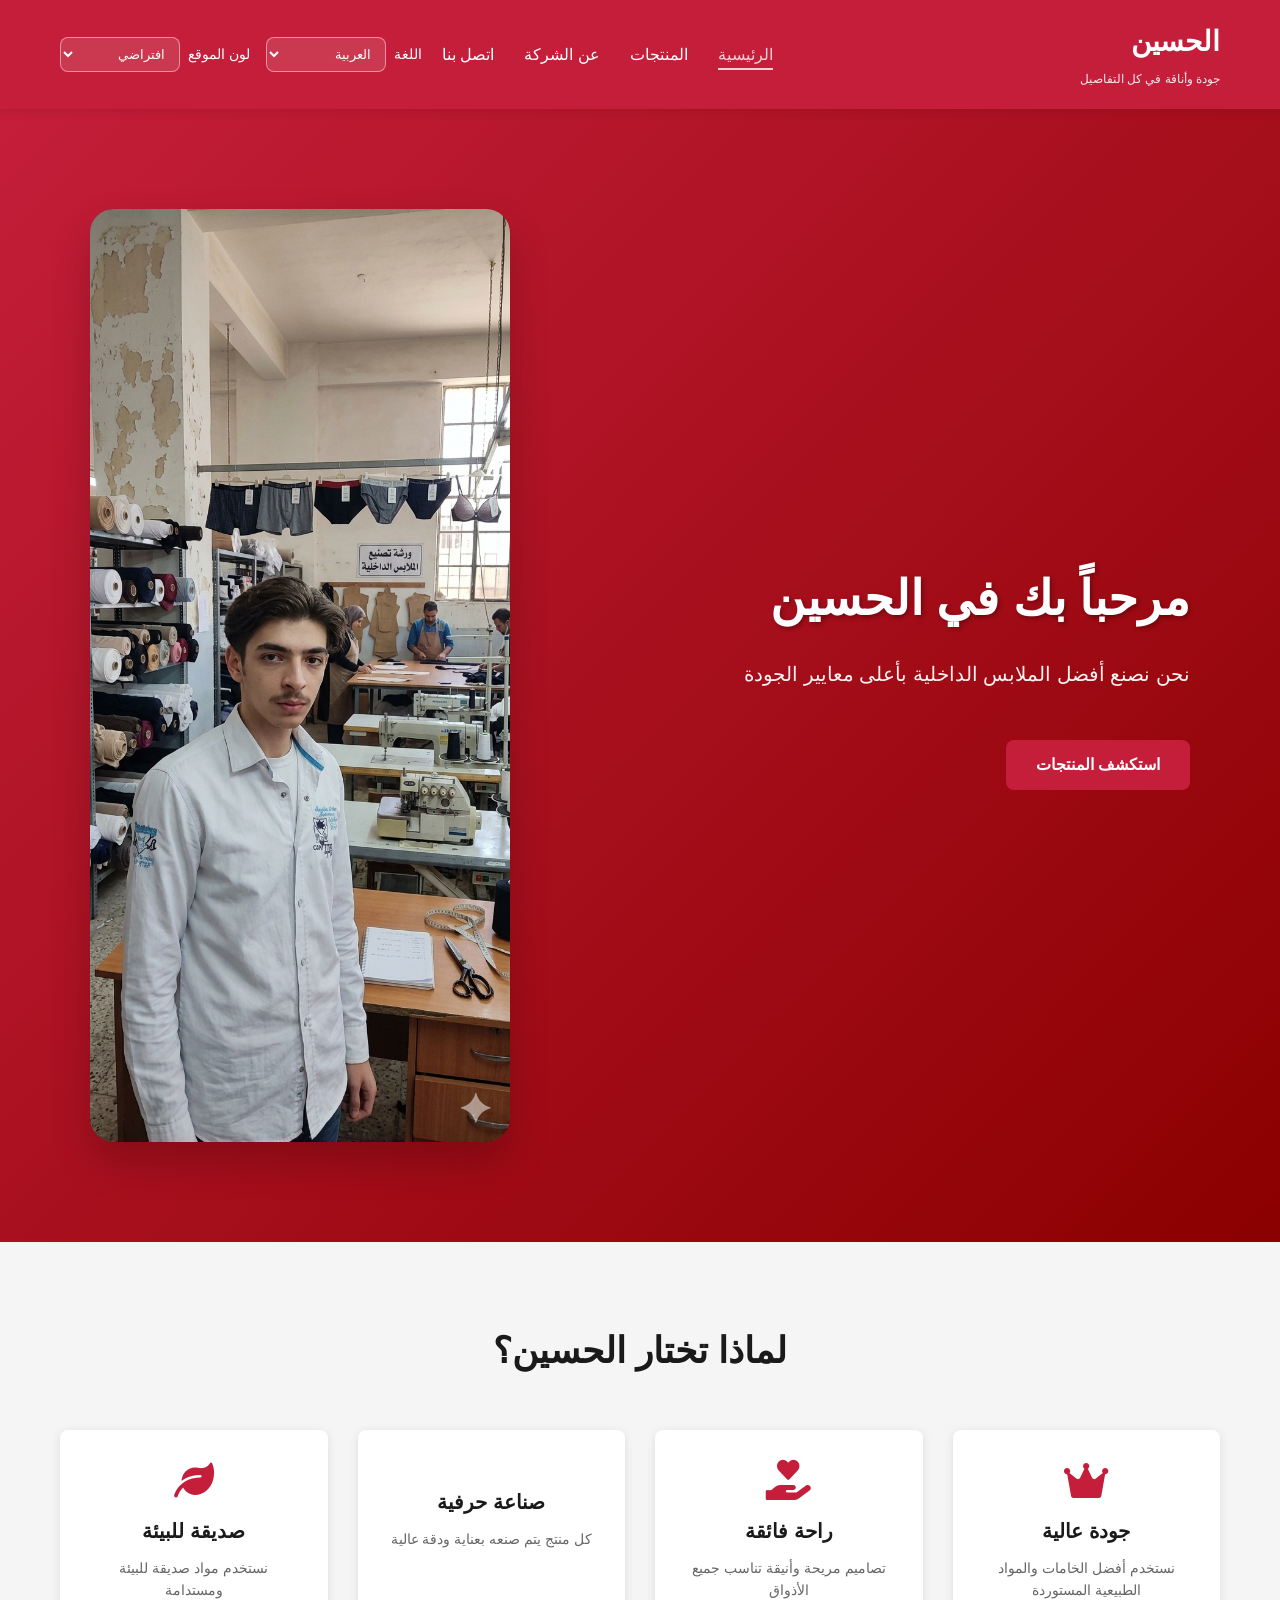
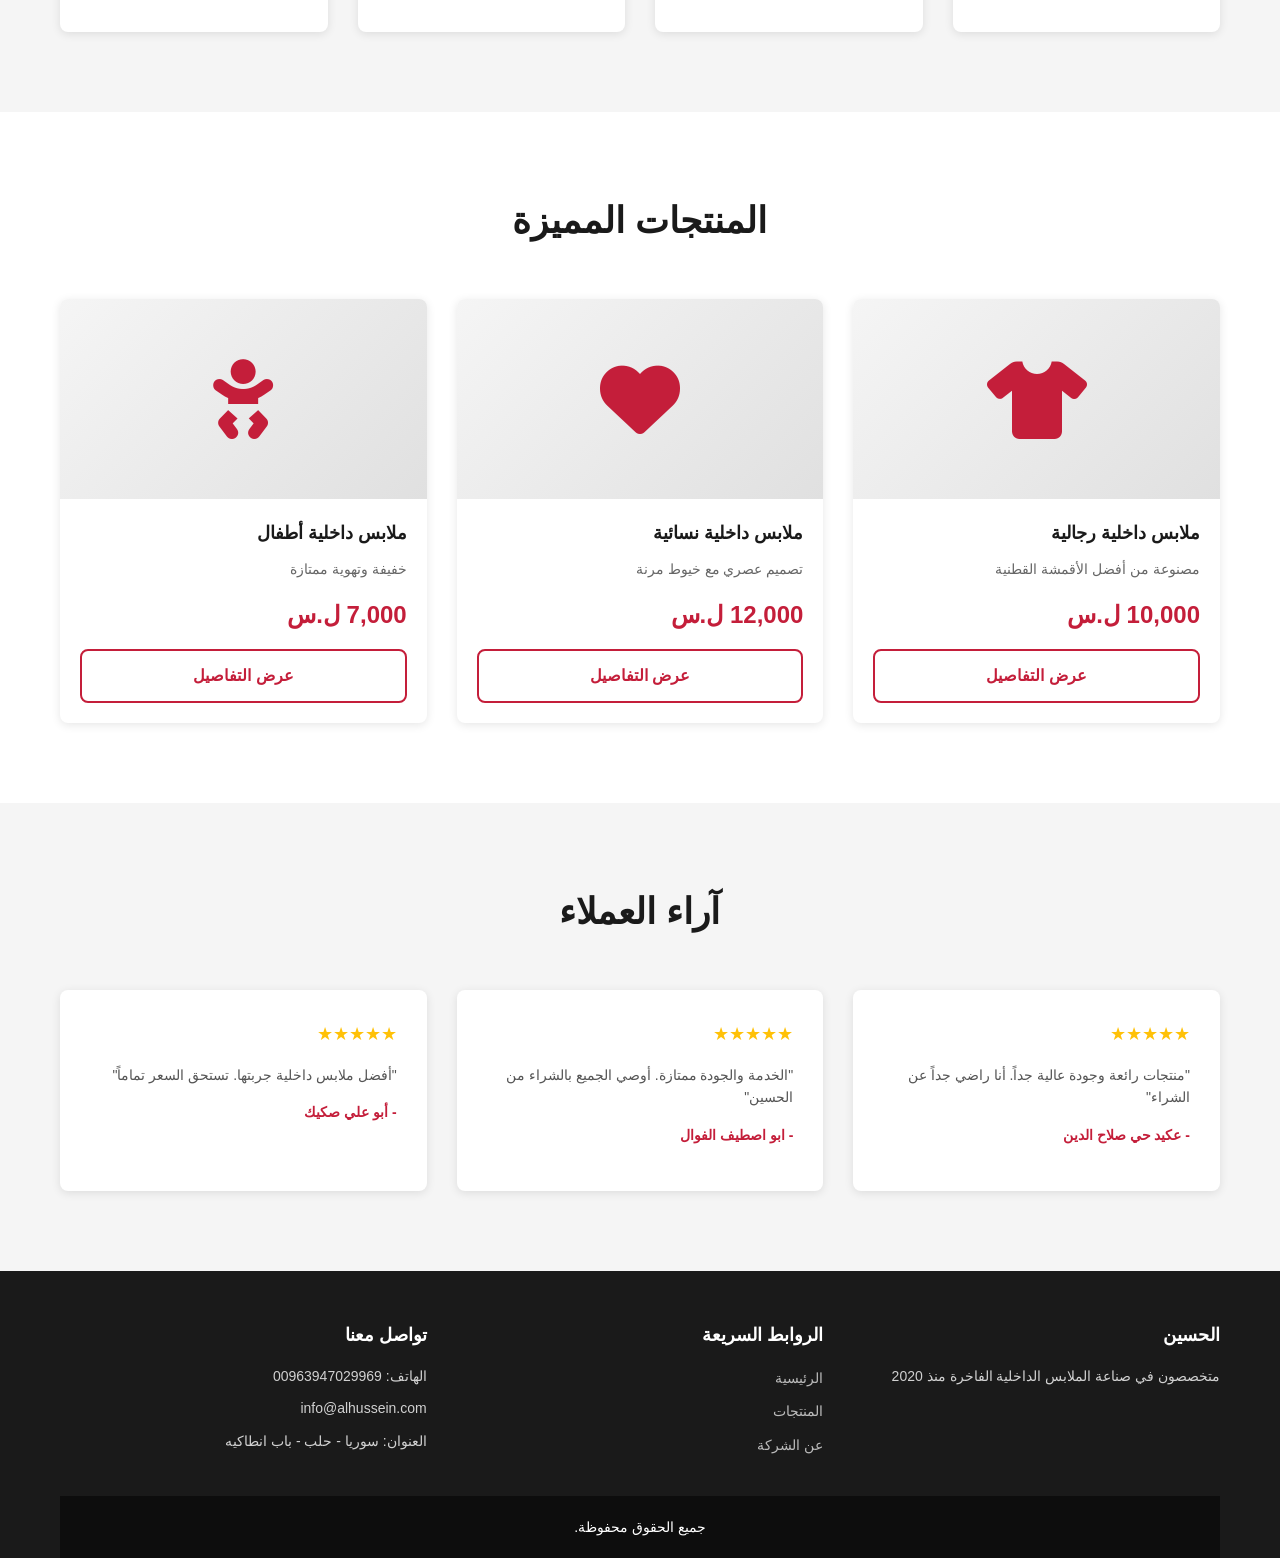
<file: index.html>
<!DOCTYPE html>
<html lang="ar" dir="rtl">
<head>
    <meta charset="UTF-8">
    <meta name="viewport" content="width=device-width, initial-scale=1.0">
    <title data-i18n-title="pageTitleHome">الحسين - صناعة الملابس الداخلية الفاخرة</title>
    <link rel="stylesheet" href="css/style.css">
    <link rel="stylesheet" href="https://cdnjs.cloudflare.com/ajax/libs/font-awesome/6.0.0/css/all.min.css">
</head>
<body>
    <!-- Navigation Bar -->
    <nav class="navbar">
        <div class="container">
            <div class="logo">
                <h1 data-i18n="brandName">الحسين</h1>
                <p class="tagline" data-i18n="brandTagline">جودة وأناقة في كل التفاصيل</p>
            </div>
            <div class="nav-actions">
                <ul class="nav-links">
                    <li><a href="index.html" class="active" data-i18n="homeText">الرئيسية</a></li>
                    <li><a href="products.html" data-i18n="productsText">المنتجات</a></li>
                    <li><a href="about.html" data-i18n="aboutText">عن الشركة</a></li>
                    <li><a href="contact.html" data-i18n="contactText">اتصل بنا</a></li>
                </ul>
                <div class="settings-panel">
                    <div class="setting">
                        <label for="language-switcher" data-i18n="languageLabel">اللغة</label>
                        <select id="language-switcher">
                            <option value="ar" data-i18n="langAr">العربية</option>
                            <option value="en" data-i18n="langEn">English</option>
                        </select>
                    </div>
                    <div class="setting">
                        <label for="theme-switcher" data-i18n="themeLabel">لون الموقع</label>
                        <select id="theme-switcher">
                            <option value="default" data-i18n="defaultTheme">افتراضي</option>
                            <option value="blue" data-i18n="blueTheme">أزرق</option>
                            <option value="green" data-i18n="greenTheme">أخضر</option>
                            <option value="warm" data-i18n="warmTheme">دافئ</option>
                        </select>
                    </div>
                </div>
            </div>
        </div>
    </nav>

    <!-- Hero Section -->
    <section class="hero">
        <div class="hero-content">
            <div class="hero-text">
                <h2 data-i18n="heroHeading">مرحباً بك في الحسين</h2>
                <p data-i18n="heroText">نحن نصنع أفضل الملابس الداخلية بأعلى معايير الجودة</p>
                <a href="products.html" class="btn btn-primary" data-i18n="heroButton">استكشف المنتجات</a>
            </div>
            <div class="hero-image-wrapper">
                <img src="images/1779099041218.png" alt="الحسين" class="hero-image">
            </div>
        </div>
    </section>

    <!-- Features Section -->
    <section class="features">
        <div class="container">
            <h2 data-i18n="featuresTitle">لماذا تختار الحسين؟</h2>
            <div class="features-grid">
                <div class="feature-card">
                    <i class="fas fa-crown"></i>
                    <h3 data-i18n="feature1Title">جودة عالية</h3>
                    <p data-i18n="feature1Text">نستخدم أفضل الخامات والمواد الطبيعية المستوردة</p>
                </div>
                <div class="feature-card">
                    <i class="fas fa-hand-holding-heart"></i>
                    <h3 data-i18n="feature2Title">راحة فائقة</h3>
                    <p data-i18n="feature2Text">تصاميم مريحة وأنيقة تناسب جميع الأذواق</p>
                </div>
                <div class="feature-card">
                    <i class="fas fa-factory"></i>
                    <h3 data-i18n="feature3Title">صناعة حرفية</h3>
                    <p data-i18n="feature3Text">كل منتج يتم صنعه بعناية ودقة عالية</p>
                </div>
                <div class="feature-card">
                    <i class="fas fa-leaf"></i>
                    <h3 data-i18n="feature4Title">صديقة للبيئة</h3>
                    <p data-i18n="feature4Text">نستخدم مواد صديقة للبيئة ومستدامة</p>
                </div>
            </div>
        </div>
    </section>

    <!-- Featured Products -->
    <section class="featured-products">
        <div class="container">
            <h2 data-i18n="featuredProductsTitle">المنتجات المميزة</h2>
            <div class="products-grid">
                <div class="product-card">
                    <div class="product-image">
                        <i class="fas fa-shirt"></i>
                    </div>
                    <h3 data-i18n="productCardTitleMen">ملابس داخلية رجالية</h3>
                    <p data-i18n="productDetailsClassic">مصنوعة من أفضل الأقمشة القطنية</p>
                    <div class="price">10,000 ل.س</div>
                    <a href="products.html" class="btn btn-secondary" data-i18n="detailsButton">عرض التفاصيل</a>
                </div>
                <div class="product-card">
                    <div class="product-image">
                        <i class="fas fa-heart"></i>
                    </div>
                    <h3 data-i18n="productCardTitleWomen">ملابس داخلية نسائية</h3>
                    <p data-i18n="productDetailsLuxury">تصاميم فاخرة مع الراحة القصوى</p>
                    <div class="price">12,000 ل.س</div>
                    <a href="products.html" class="btn btn-secondary" data-i18n="detailsButton">عرض التفاصيل</a>
                </div>
                <div class="product-card">
                    <div class="product-image">
                        <i class="fas fa-baby"></i>
                    </div>
                    <h3 data-i18n="productCardTitleKids">ملابس داخلية أطفال</h3>
                    <p data-i18n="productDetailsSport">آمنة وناعمة ومريحة للصغار</p>
                    <div class="price">7,000 ل.س</div>
                    <a href="products.html" class="btn btn-secondary" data-i18n="detailsButton">عرض التفاصيل</a>
                </div>
            </div>
        </div>
    </section>



    <!-- Testimonials -->
    <section class="testimonials">
        <div class="container">
            <h2 data-i18n="testimonialsTitle">آراء العملاء</h2>
            <div class="testimonials-grid">
                <div class="testimonial-card">
                    <div class="stars">★★★★★</div>
                    <p data-i18n="testimonialText1">"منتجات رائعة وجودة عالية جداً. أنا راضي جداً عن الشراء"</p>
                    <p class="author" data-i18n="testimonialAuthor1">- عكيد حي صلاح الدين</p>
                </div>
                <div class="testimonial-card">
                    <div class="stars">★★★★★</div>
                    <p data-i18n="testimonialText2">"الخدمة والجودة ممتازة. أوصي الجميع بالشراء من الحسين"</p>
                    <p class="author" data-i18n="testimonialAuthor2">- ابو اصطيف الفوال</p>
                </div>
                <div class="testimonial-card">
                    <div class="stars">★★★★★</div>
                    <p data-i18n="testimonialText3">"أفضل ملابس داخلية جربتها. تستحق السعر تماماً"</p>
                    <p class="author" data-i18n="testimonialAuthor3">- أبو علي صكيك</p>
                </div>
            </div>
        </div>
    </section>

    <!-- Footer -->
    <footer class="footer">
        <div class="container">
            <div class="footer-content">
                <div class="footer-section">
                    <h4 data-i18n="footerTitleBrand">الحسين</h4>
                    <p data-i18n="footerBrandText">متخصصون في صناعة الملابس الداخلية الفاخرة منذ 2020</p>
                </div>
                <div class="footer-section">
                    <h4 data-i18n="footerLinksTitle">الروابط السريعة</h4>
                    <ul>
                        <li><a href="index.html" data-i18n="homeText">الرئيسية</a></li>
                        <li><a href="products.html" data-i18n="productsText">المنتجات</a></li>
                        <li><a href="about.html" data-i18n="aboutText">عن الشركة</a></li>
                    </ul>
                </div>
                <div class="footer-section">
                    <h4 data-i18n="footerContactTitle">تواصل معنا</h4>
                    <p data-i18n="contactPhoneLine1">الهاتف: 00963947029969</p>
                    <p data-i18n="contactEmailLine1">البريد: info@alhussein.com</p>
                    <p data-i18n="contactAddressLine1">العنوان: سوريا - حلب - باب انطاكيه</p>
                </div>
            </div>
            <div class="footer-bottom">
                <p data-i18n="footerCopy">&copy; 2026 الحسين. جميع الحقوق محفوظة.</p>
            </div>
        </div>
    </footer>

    <script src="js/main.js"></script>
</body>
</html>
</file>
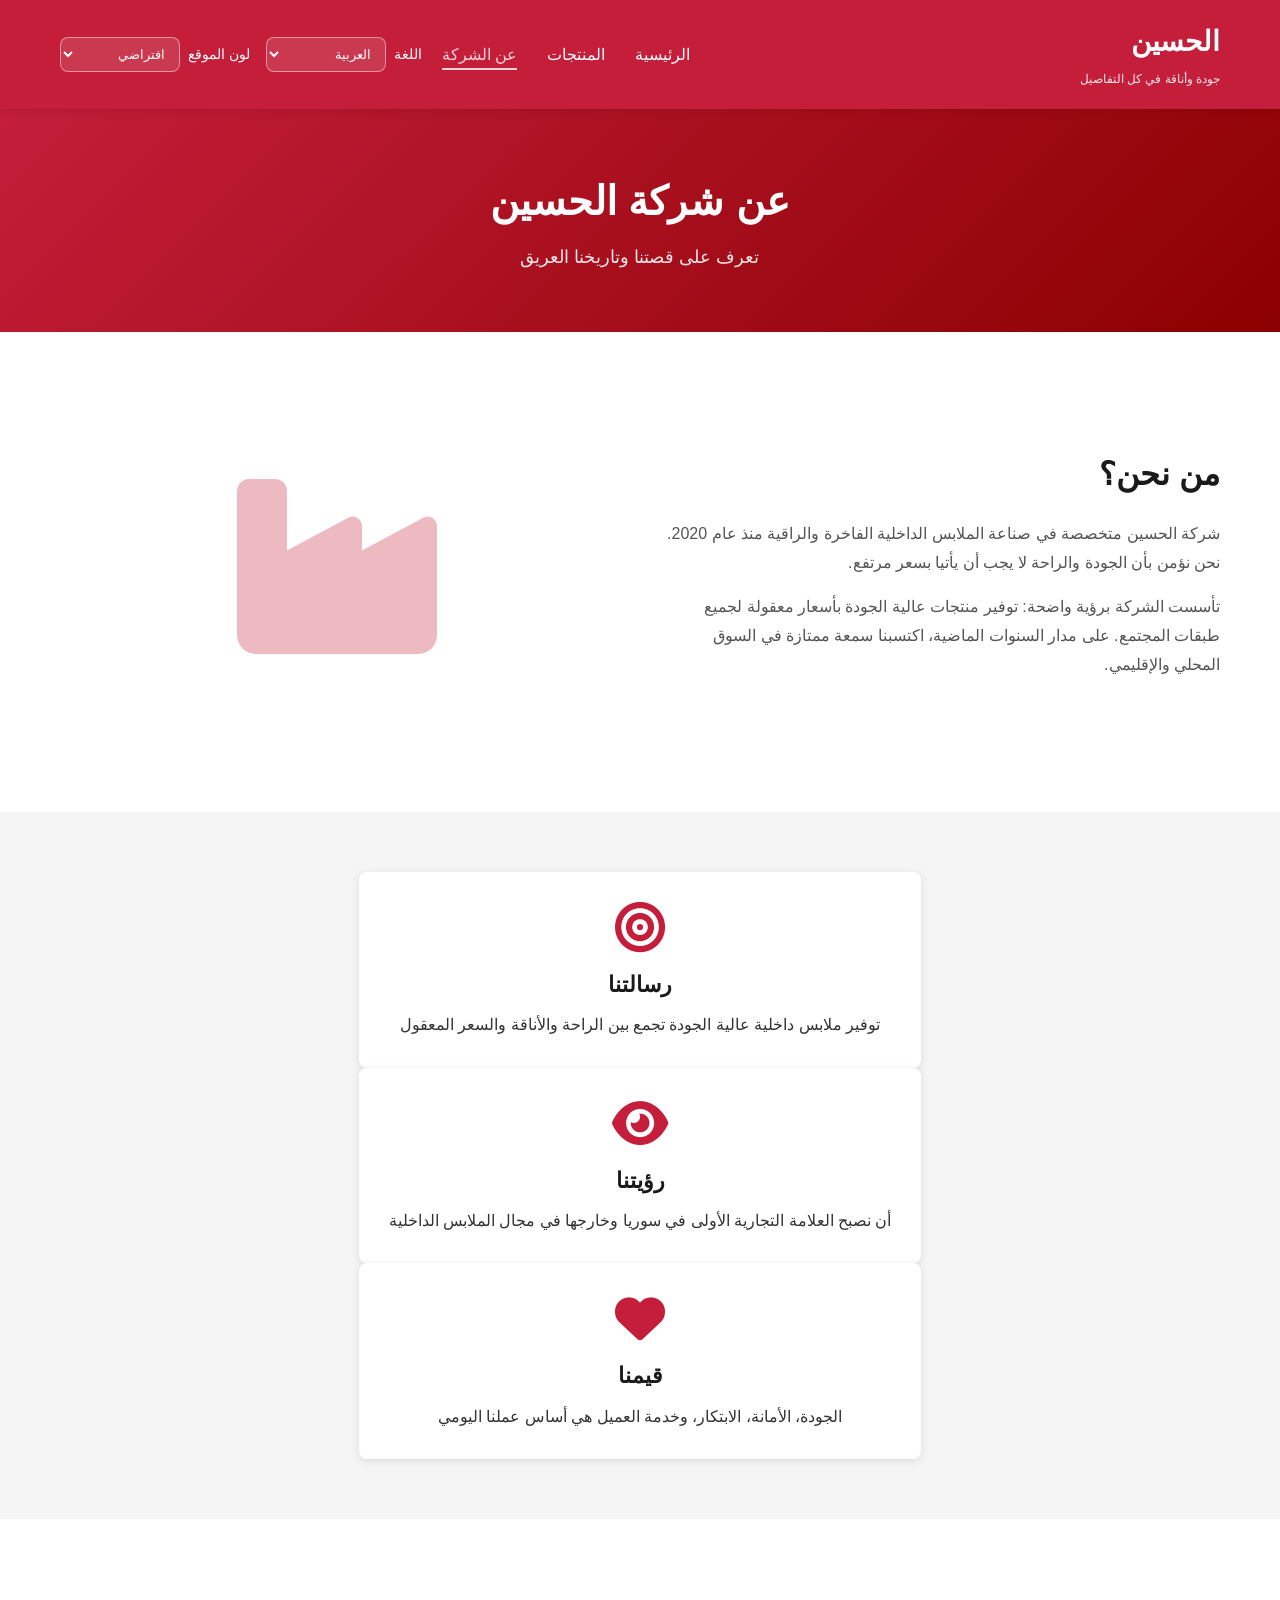
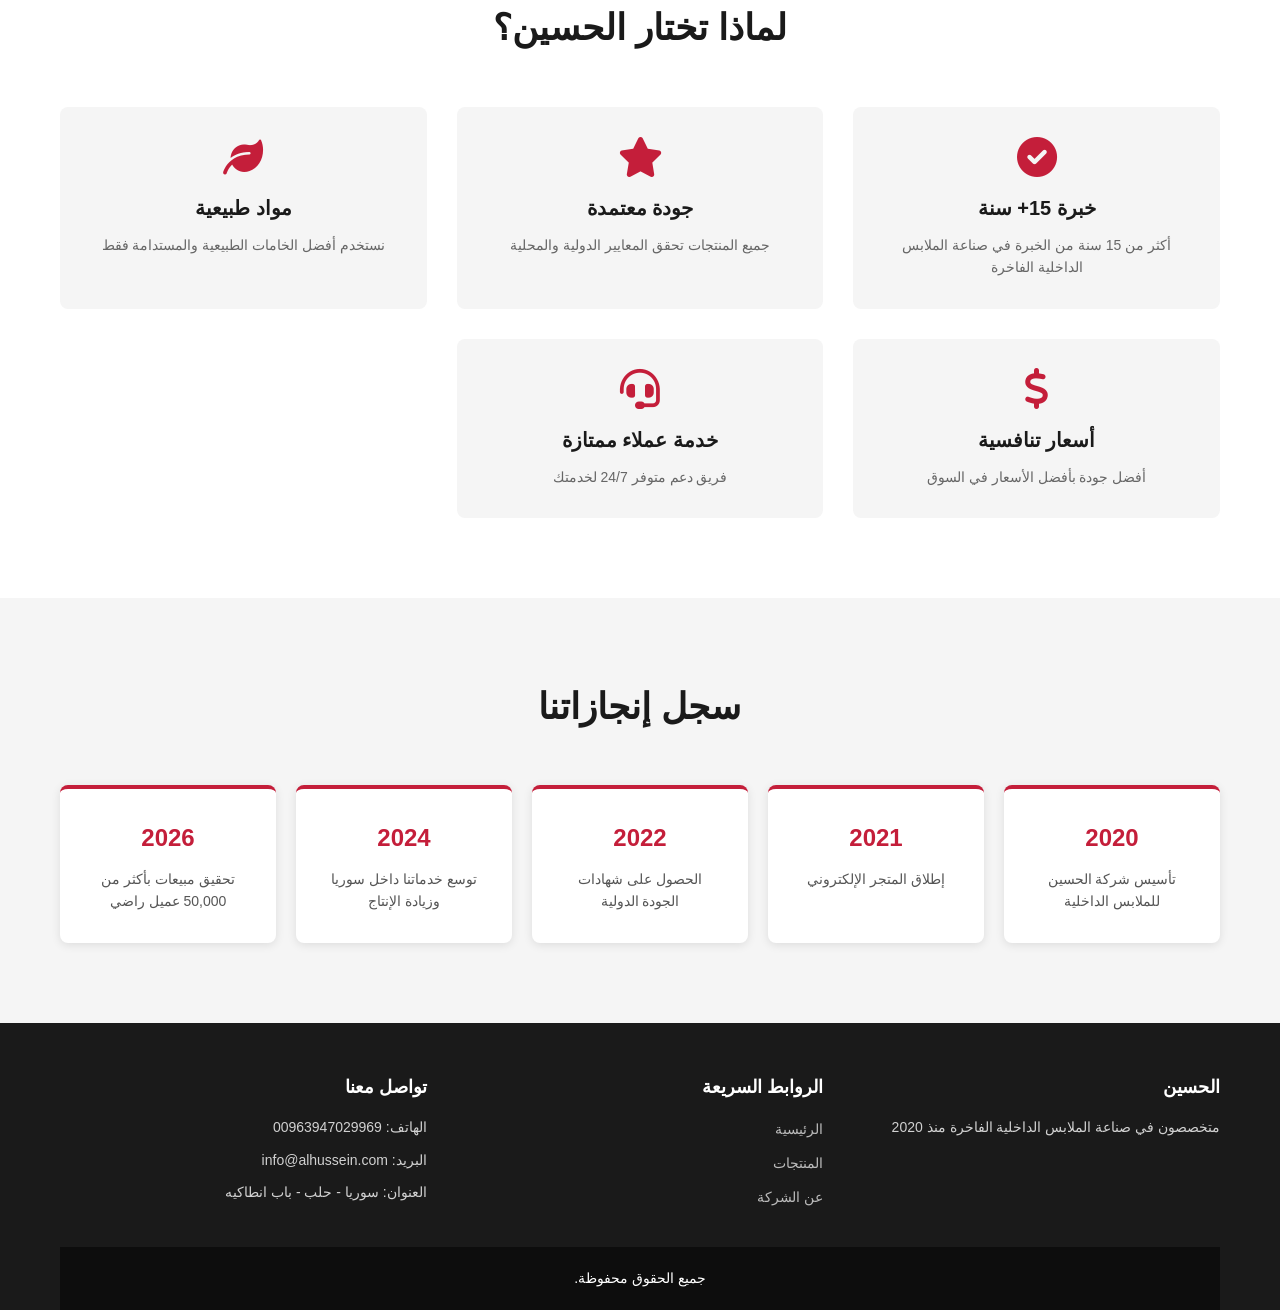
<file: about.html>
<!DOCTYPE html>
<html lang="ar" dir="rtl">
<head>
    <meta charset="UTF-8">
    <meta name="viewport" content="width=device-width, initial-scale=1.0">
    <title data-i18n-title="pageTitleAbout">عن الشركة - الحسين</title>
    <link rel="stylesheet" href="css/style.css">
    <link rel="stylesheet" href="https://cdnjs.cloudflare.com/ajax/libs/font-awesome/6.0.0/css/all.min.css">
</head>
<body>
    <!-- Navigation Bar -->
    <nav class="navbar">
        <div class="container">
            <div class="logo">
                <h1 data-i18n="brandName">الحسين</h1>
                <p class="tagline" data-i18n="brandTagline">جودة وأناقة في كل التفاصيل</p>
            </div>
            <div class="nav-actions">
                <ul class="nav-links">
                    <li><a href="index.html" data-i18n="homeText">الرئيسية</a></li>
                    <li><a href="products.html" data-i18n="productsText">المنتجات</a></li>
                    <li><a href="about.html" class="active" data-i18n="aboutText">عن الشركة</a></li>
                </ul>
                <div class="settings-panel">
                    <div class="setting">
                        <label for="language-switcher" data-i18n="languageLabel">اللغة</label>
                        <select id="language-switcher">
                            <option value="ar" data-i18n="langAr">العربية</option>
                            <option value="en" data-i18n="langEn">English</option>
                        </select>
                    </div>
                    <div class="setting">
                        <label for="theme-switcher" data-i18n="themeLabel">لون الموقع</label>
                        <select id="theme-switcher">
                            <option value="default" data-i18n="defaultTheme">افتراضي</option>
                            <option value="blue" data-i18n="blueTheme">أزرق</option>
                            <option value="green" data-i18n="greenTheme">أخضر</option>
                            <option value="warm" data-i18n="warmTheme">دافئ</option>
                        </select>
                    </div>
                </div>
            </div>
        </div>
    </nav>

    <!-- Page Header -->
    <section class="page-header">
        <h1 data-i18n="aboutHeaderTitle">عن شركة الحسين</h1>
        <p data-i18n="aboutHeaderText">تعرف على قصتنا وتاريخنا العريق</p>
    </section>

    <!-- About Section -->
    <section class="about-section">
        <div class="container">
            <div class="about-content">
                <div class="about-text">
                    <h2 data-i18n="aboutSectionTitle">من نحن؟</h2>
                    <p data-i18n="aboutParagraph1">
                        شركة الحسين متخصصة في صناعة الملابس الداخلية الفاخرة والراقية منذ عام 2020. 
                        نحن نؤمن بأن الجودة والراحة لا يجب أن يأتيا بسعر مرتفع.
                    </p>
                    <p data-i18n="aboutParagraph2">
                        تأسست الشركة برؤية واضحة: توفير منتجات عالية الجودة بأسعار معقولة لجميع طبقات المجتمع. 
                        على مدار السنوات الماضية، اكتسبنا سمعة ممتازة في السوق المحلي والإقليمي.
                    </p>
                </div>
                <div class="about-image">
                    <i class="fas fa-industry"></i>
                </div>
            </div>
        </div>
    </section>

    <!-- Mission & Vision -->
    <section class="mission-vision">
        <div class="container">
            <div class="mission">
                <i class="fas fa-bullseye"></i>
                <h3 data-i18n="missionTitle">رسالتنا</h3>
                <p data-i18n="missionText">
                    توفير ملابس داخلية عالية الجودة تجمع بين الراحة والأناقة والسعر المعقول
                </p>
            </div>
            <div class="vision">
                <i class="fas fa-eye"></i>
                <h3 data-i18n="visionTitle">رؤيتنا</h3>
                <p data-i18n="visionText">
                    أن نصبح العلامة التجارية الأولى في سوريا وخارجها في مجال الملابس الداخلية
                </p>
            </div>
            <div class="values">
                <i class="fas fa-heart"></i>
                <h3 data-i18n="valuesTitle">قيمنا</h3>
                <p data-i18n="valuesText">
                    الجودة، الأمانة، الابتكار، وخدمة العميل هي أساس عملنا اليومي
                </p>
            </div>
        </div>
    </section>

    <!-- Why Choose Us -->
    <section class="why-choose">
        <div class="container">
            <h2 data-i18n="whyChooseTitle">لماذا تختار الحسين؟</h2>
            <div class="reasons-grid">
                <div class="reason">
                    <i class="fas fa-check-circle"></i>
                    <h3 data-i18n="reason1Title">خبرة 15+ سنة</h3>
                    <p data-i18n="reason1Text">أكثر من 15 سنة من الخبرة في صناعة الملابس الداخلية الفاخرة</p>
                </div>
                <div class="reason">
                    <i class="fas fa-star"></i>
                    <h3 data-i18n="reason2Title">جودة معتمدة</h3>
                    <p data-i18n="reason2Text">جميع المنتجات تحقق المعايير الدولية والمحلية</p>
                </div>
                <div class="reason">
                    <i class="fas fa-leaf"></i>
                    <h3 data-i18n="reason3Title">مواد طبيعية</h3>
                    <p data-i18n="reason3Text">نستخدم أفضل الخامات الطبيعية والمستدامة فقط</p>
                </div>
                <div class="reason">
                    <i class="fas fa-dollar-sign"></i>
                    <h3 data-i18n="reason4Title">أسعار تنافسية</h3>
                    <p data-i18n="reason4Text">أفضل جودة بأفضل الأسعار في السوق</p>
                </div>
                <div class="reason">
                    <i class="fas fa-headset"></i>
                    <h3 data-i18n="reason5Title">خدمة عملاء ممتازة</h3>
                    <p data-i18n="reason5Text">فريق دعم متوفر 24/7 لخدمتك</p>
                </div>
            </div>
        </div>
    </section>

    <!-- Timeline -->
    <section class="timeline">
        <div class="container">
            <h2 data-i18n="timelineTitle">سجل إنجازاتنا</h2>
            <div class="timeline-content">
                <div class="timeline-item">
                    <h3>2020</h3>
                    <p data-i18n="timeline2020">تأسيس شركة الحسين للملابس الداخلية</p>
                </div>
                <div class="timeline-item">
                    <h3>2021</h3>
                    <p data-i18n="timeline2021">إطلاق المتجر الإلكتروني</p>
                </div>
                <div class="timeline-item">
                    <h3>2022</h3>
                    <p data-i18n="timeline2022">الحصول على شهادات الجودة الدولية</p>
                </div>
                <div class="timeline-item">
                    <h3>2024</h3>
                    <p data-i18n="timeline2024">توسع خدماتنا داخل سوريا وزيادة الإنتاج</p>
                </div>
                <div class="timeline-item">
                    <h3>2026</h3>
                    <p data-i18n="timeline2026">تحقيق مبيعات بأكثر من 50,000 عميل راضي</p>
                </div>
            </div>
        </div>
    </section>


    <!-- Footer -->
    <footer class="footer">
        <div class="container">
            <div class="footer-content">
                <div class="footer-section">
                    <h4 data-i18n="footerTitleBrand">الحسين</h4>
                    <p data-i18n="footerBrandText">متخصصون في صناعة الملابس الداخلية الفاخرة منذ 2020</p>
                </div>
                <div class="footer-section">
                    <h4 data-i18n="footerLinksTitle">الروابط السريعة</h4>
                    <ul>
                        <li><a href="index.html" data-i18n="homeText">الرئيسية</a></li>
                        <li><a href="products.html" data-i18n="productsText">المنتجات</a></li>
                        <li><a href="about.html" data-i18n="aboutText">عن الشركة</a></li>
                    </ul>
                </div>
                <div class="footer-section">
                    <h4 data-i18n="footerContactTitle">تواصل معنا</h4>
                    <p data-i18n="footerContactPhoneSyria">الهاتف: 00963947029969</p>
                    <p data-i18n="footerContactEmailSyria">البريد: info@alhussein.com</p>
                    <p data-i18n="footerContactAddressSyria">العنوان: سوريا - حلب - باب انطاكيه</p>
                </div>
            </div>
            <div class="footer-bottom">
                <p data-i18n="footerCopy">&copy; 2026 الحسين. جميع الحقوق محفوظة.</p>
            </div>
        </div>
    </footer>

    <script src="js/main.js"></script>
</body>
</html>
</file>
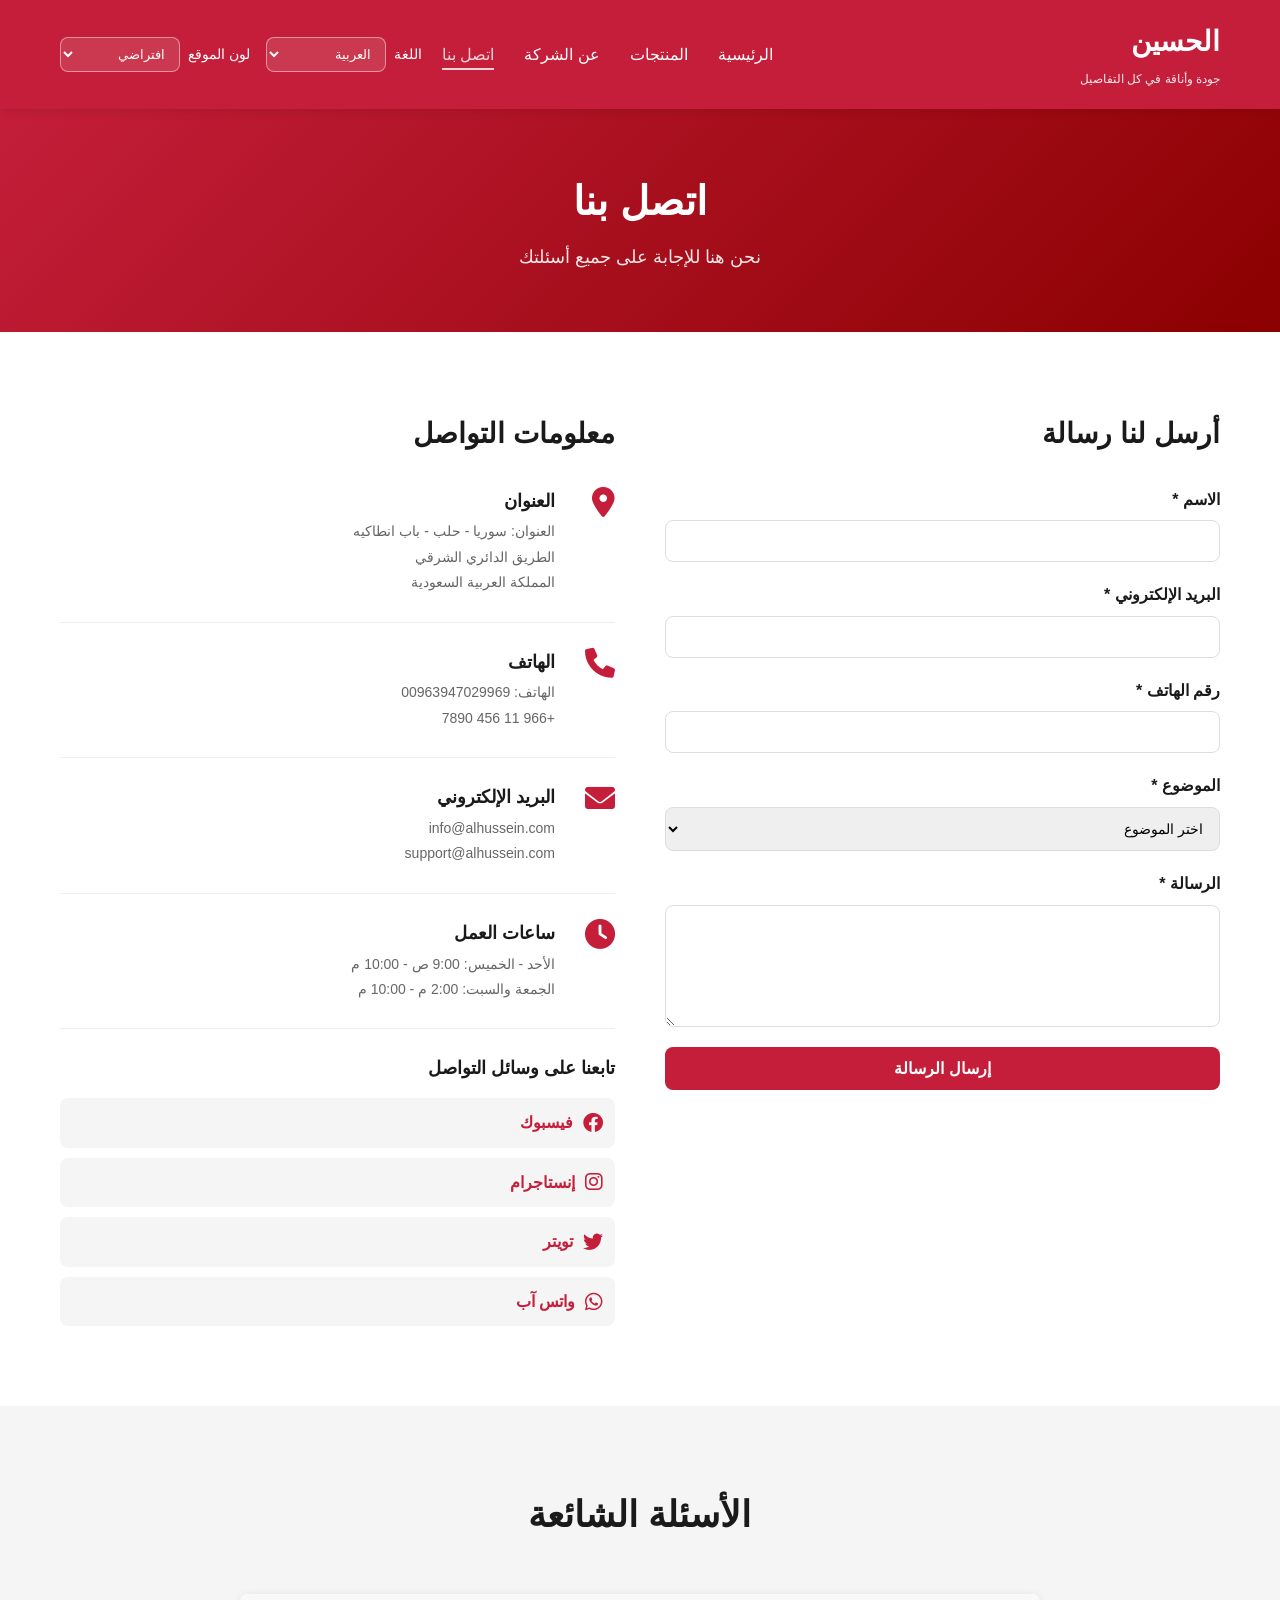
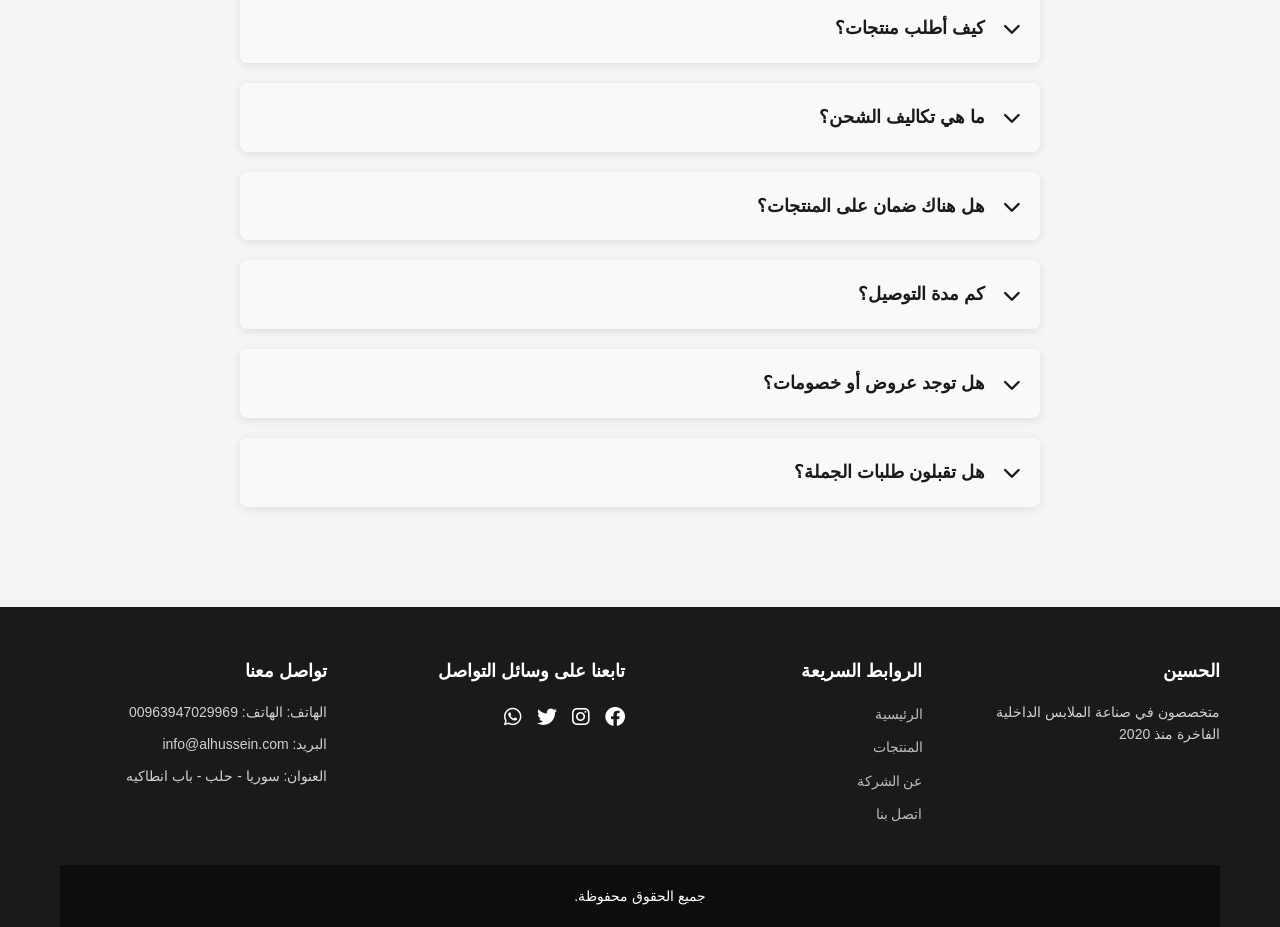
<file: contact.html>
<!DOCTYPE html>
<html lang="ar" dir="rtl">
<head>
    <meta charset="UTF-8">
    <meta name="viewport" content="width=device-width, initial-scale=1.0">
    <title data-i18n-title="pageTitleContact">اتصل بنا - الحسين</title>
    <link rel="stylesheet" href="css/style.css">
    <link rel="stylesheet" href="https://cdnjs.cloudflare.com/ajax/libs/font-awesome/6.0.0/css/all.min.css">
</head>
<body>
    <!-- Navigation Bar -->
    <nav class="navbar">
        <div class="container">
            <div class="logo">
                <h1 data-i18n="brandName">الحسين</h1>
                <p class="tagline" data-i18n="brandTagline">جودة وأناقة في كل التفاصيل</p>
            </div>
            <div class="nav-actions">
                <ul class="nav-links">
                    <li><a href="index.html" data-i18n="homeText">الرئيسية</a></li>
                    <li><a href="products.html" data-i18n="productsText">المنتجات</a></li>
                    <li><a href="about.html" data-i18n="aboutText">عن الشركة</a></li>
                    <li><a href="contact.html" class="active" data-i18n="contactText">اتصل بنا</a></li>
                </ul>
                <div class="settings-panel">
                    <div class="setting">
                        <label for="language-switcher" data-i18n="languageLabel">اللغة</label>
                        <select id="language-switcher">
                            <option value="ar" data-i18n="langAr">العربية</option>
                            <option value="en" data-i18n="langEn">English</option>
                        </select>
                    </div>
                    <div class="setting">
                        <label for="theme-switcher" data-i18n="themeLabel">لون الموقع</label>
                        <select id="theme-switcher">
                            <option value="default" data-i18n="defaultTheme">افتراضي</option>
                            <option value="blue" data-i18n="blueTheme">أزرق</option>
                            <option value="green" data-i18n="greenTheme">أخضر</option>
                            <option value="warm" data-i18n="warmTheme">دافئ</option>
                        </select>
                    </div>
                </div>
            </div>
        </div>
    </nav>

    <!-- Page Header -->
    <section class="page-header">
        <h1 data-i18n="contactHeaderTitle">اتصل بنا</h1>
        <p data-i18n="contactHeaderText">نحن هنا للإجابة على جميع أسئلتك</p>
    </section>

    <!-- Contact Section -->
    <section class="contact-section">
        <div class="container">
            <div class="contact-content">
                <!-- Contact Form -->
                <div class="contact-form-wrapper">
                    <h2 data-i18n="contactFormHeading">أرسل لنا رسالة</h2>
                    <form class="contact-form" id="contactForm">
                        <div class="form-group">
                            <label for="name" data-i18n="contactNameLabel">الاسم *</label>
                            <input type="text" id="name" name="name" required>
                        </div>
                        <div class="form-group">
                            <label for="email" data-i18n="contactEmailLabel">البريد الإلكتروني *</label>
                            <input type="email" id="email" name="email" required>
                        </div>
                        <div class="form-group">
                            <label for="phone" data-i18n="contactPhoneLabel">رقم الهاتف *</label>
                            <input type="tel" id="phone" name="phone" required>
                        </div>
                        <div class="form-group">
                            <label for="subject" data-i18n="contactSubjectLabel">الموضوع *</label>
                            <select id="subject" name="subject" required>
                                <option value="" data-i18n="contactSubjectPlaceholder">اختر الموضوع</option>
                                <option value="inquiry" data-i18n="contactSubjectInquiry">استفسار عام</option>
                                <option value="order" data-i18n="contactSubjectOrder">استفسار عن الطلب</option>
                                <option value="complaint" data-i18n="contactSubjectComplaint">شكوى أو اقتراح</option>
                                <option value="wholesale" data-i18n="contactSubjectWholesale">طلب جملة</option>
                                <option value="other" data-i18n="contactSubjectOther">أخرى</option>
                            </select>
                        </div>
                        <div class="form-group">
                            <label for="message" data-i18n="contactMessageLabel">الرسالة *</label>
                            <textarea id="message" name="message" rows="6" required></textarea>
                        </div>
                        <button type="submit" class="btn btn-primary" data-i18n="contactSubmit">إرسال الرسالة</button>
                    </form>
                    <div id="formMessage" class="form-message"></div>
                </div>

                <!-- Contact Info -->
                <div class="contact-info-wrapper">
                    <h2 data-i18n="contactInfoTitle">معلومات التواصل</h2>
                    
                    <div class="contact-info">
                        <i class="fas fa-map-marker-alt"></i>
                        <div>
                            <h4 data-i18n="contactAddressTitle">العنوان</h4>
                            <p data-i18n="contactAddressLine1">حلب، حي الملدك فه</p>
                            <p data-i18n="contactAddressLine2">الطريق الدائري الشرقي</p>
                            <p data-i18n="contactAddressLine3">المملكة العربية السعودية</p>
                        </div>
                    </div>

                    <div class="contact-info">
                        <i class="fas fa-phone"></i>
                        <div>
                            <h4 data-i18n="contactPhoneTitle">الهاتف</h4>
                            <p data-i18n="contactPhoneLine1">الهاتف: 00963947029969</p>
                            <p data-i18n="contactPhoneLine2">+966 11 456 7890</p>
                        </div>
                    </div>

                    <div class="contact-info">
                        <i class="fas fa-envelope"></i>
                        <div>
                            <h4 data-i18n="contactEmailTitle">البريد الإلكتروني</h4>
                            <p data-i18n="contactEmailLine1">info@alhussein.com</p>
                            <p data-i18n="contactEmailLine2">support@alhussein.com</p>
                        </div>
                    </div>

                    <div class="contact-info">
                        <i class="fas fa-clock"></i>
                        <div>
                            <h4 data-i18n="contactHoursTitle">ساعات العمل</h4>
                            <p data-i18n="contactHoursLine1">الأحد - الخميس: 9:00 ص - 10:00 م</p>
                            <p data-i18n="contactHoursLine2">الجمعة والسبت: 2:00 م - 10:00 م</p>
                        </div>
                    </div>

                    <!-- Social Media -->
                    <div class="social-section">
                        <h4 data-i18n="socialFollow">تابعنا على وسائل التواصل</h4>
                        <div class="social-links-large">
                            <a href="https://facebook.com" target="_blank">
                                <i class="fab fa-facebook"></i> <span data-i18n="socialFacebook">Facebook</span>
                            </a>
                            <a href="https://instagram.com" target="_blank">
                                <i class="fab fa-instagram"></i> <span data-i18n="socialInstagram">Instagram</span>
                            </a>
                            <a href="https://twitter.com" target="_blank">
                                <i class="fab fa-twitter"></i> <span data-i18n="socialTwitter">Twitter</span>
                            </a>
                            <a href="https://wa.me" target="_blank">
                                <i class="fab fa-whatsapp"></i> <span data-i18n="socialWhatsApp">WhatsApp</span>
                            </a>
                        </div>
                    </div>
                </div>
            </div>
        </div>
    </section>

    <!-- FAQ Section -->
    <section class="faq">
        <div class="container">
            <h2 data-i18n="faqTitle">الأسئلة الشائعة</h2>
            <div class="faq-items">
                <div class="faq-item">
                    <h3 class="faq-question">
                        <i class="fas fa-chevron-down"></i> <span data-i18n="faqQ1">كيف أطلب منتجات؟</span>
                    </h3>
                    <p class="faq-answer" data-i18n="faqA1">
                        يمكنك الطلب من خلال موقعنا الإلكتروني مباشرة أو التواصل معنا عبر الهاتف أو البريد الإلكتروني.
                    </p>
                </div>
                <div class="faq-item">
                    <h3 class="faq-question">
                        <i class="fas fa-chevron-down"></i> <span data-i18n="faqQ2">ما هي تكاليف الشحن؟</span>
                    </h3>
                    <p class="faq-answer" data-i18n="faqA2">
                        الشحن مجاني للطلبات فوق 500000 ليرة سورية. للطلبات الأقل، تكلفة الشحن 50000 ليرة سورية داخل حلب و100000 ليرة سورية خارجها.
                    </p>
                </div>
                <div class="faq-item">
                    <h3 class="faq-question">
                        <i class="fas fa-chevron-down"></i> <span data-i18n="faqQ3">هل هناك ضمان على المنتجات؟</span>
                    </h3>
                    <p class="faq-answer" data-i18n="faqA3">
                        نعم، جميع منتجاتنا مضمونة لمدة سنة واحدة من تاريخ الشراء ضد عيوب التصنيع.
                    </p>
                </div>
                <div class="faq-item">
                    <h3 class="faq-question">
                        <i class="fas fa-chevron-down"></i> <span data-i18n="faqQ4">كم مدة التوصيل؟</span>
                    </h3>
                    <p class="faq-answer" data-i18n="faqA4">
                        التوصيل يستغرق 2-3 أيام عمل داخل حلب و4-5 أيام عمل خارجها.
                    </p>
                </div>
                <div class="faq-item">
                    <h3 class="faq-question">
                        <i class="fas fa-chevron-down"></i> <span data-i18n="faqQ5">هل توجد عروض أو خصومات؟</span>
                    </h3>
                    <p class="faq-answer" data-i18n="faqA5">
                        نعم، لدينا عروض موسمية ودعم للطلبات الكبيرة. تابع موقعنا للعروض الجديدة.
                    </p>
                </div>
                <div class="faq-item">
                    <h3 class="faq-question">
                        <i class="fas fa-chevron-down"></i> <span data-i18n="faqQ6">هل تقبلون طلبات الجملة؟</span>
                    </h3>
                    <p class="faq-answer" data-i18n="faqA6">
                        نعم، نقبل طلبات الجملة بأسعار خاصة. يرجى التواصل معنا للحصول على عرض خاص.
                    </p>
                </div>
            </div>
        </div>
    </section>

    <!-- Footer -->
    <footer class="footer">
        <div class="container">
            <div class="footer-content">
                <div class="footer-section">
                    <h4 data-i18n="footerTitleBrand">الحسين</h4>
                    <p data-i18n="footerBrandText">متخصصون في صناعة الملابس الداخلية الفاخرة منذ 2010</p>
                </div>
                <div class="footer-section">
                    <h4 data-i18n="footerLinksTitle">الروابط السريعة</h4>
                    <ul>
                        <li><a href="index.html" data-i18n="homeText">الرئيسية</a></li>
                        <li><a href="products.html" data-i18n="productsText">المنتجات</a></li>
                        <li><a href="about.html" data-i18n="aboutText">عن الشركة</a></li>
                        <li><a href="contact.html" data-i18n="contactText">اتصل بنا</a></li>
                    </ul>
                </div>
                <div class="footer-section">
                    <h4 data-i18n="socialFollow">تابعنا</h4>
                    <div class="social-links">
                        <a href="#"><i class="fab fa-facebook"></i></a>
                        <a href="#"><i class="fab fa-instagram"></i></a>
                        <a href="#"><i class="fab fa-twitter"></i></a>
                        <a href="#"><i class="fab fa-whatsapp"></i></a>
                    </div>
                </div>
                <div class="footer-section">
                    <h4 data-i18n="footerContactTitle">تواصل معنا</h4>
                    <p data-i18n="footerContactPhone">الهاتف: 00963947029969</p>
                    <p data-i18n="footerContactEmail">البريد: info@alhussein.com</p>
                    <p data-i18n="footerContactAddress">العنوان: سوريا - حلب - باب انطاكيه</p>
                </div>
            </div>
            <div class="footer-bottom">
                <p data-i18n="footerCopy">&copy; 2026 الحسين. جميع الحقوق محفوظة.</p>
            </div>
        </div>
    </footer>

    <script src="js/main.js"></script>
</body>
</html>
</file>
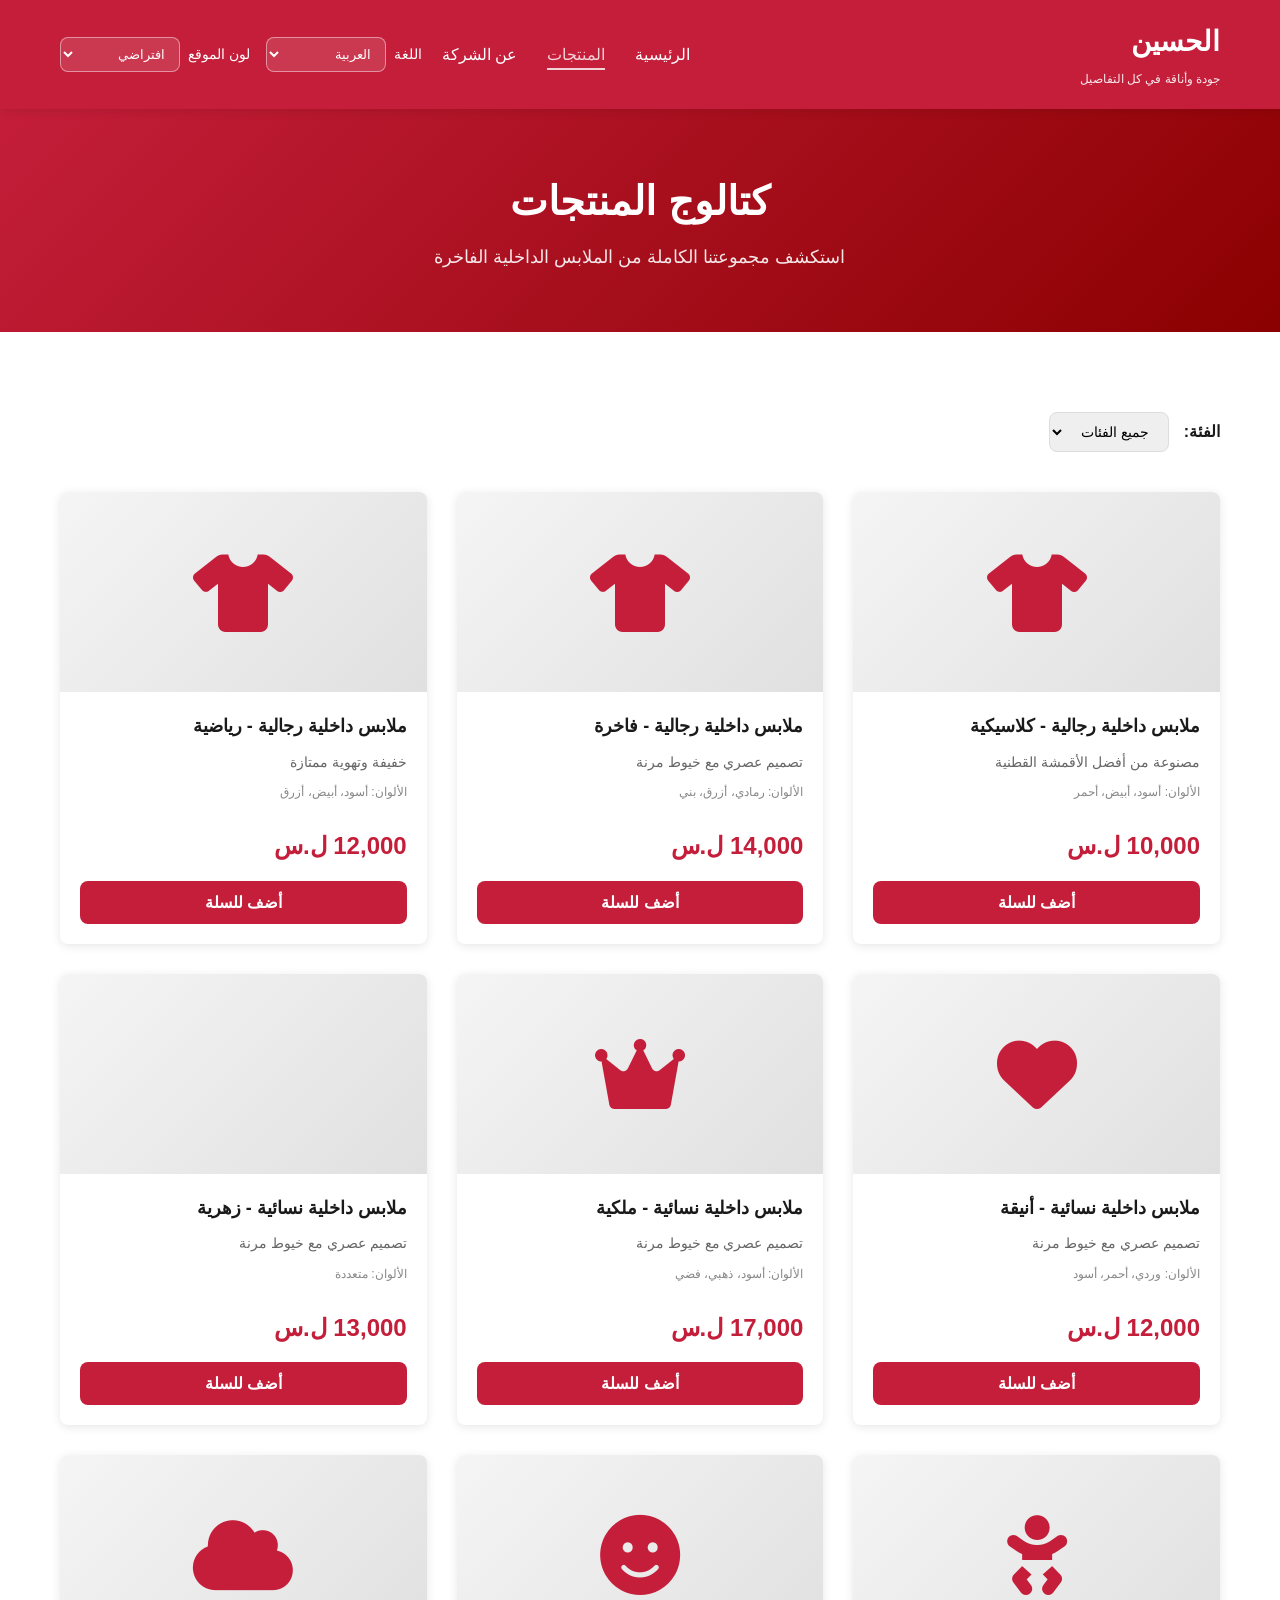
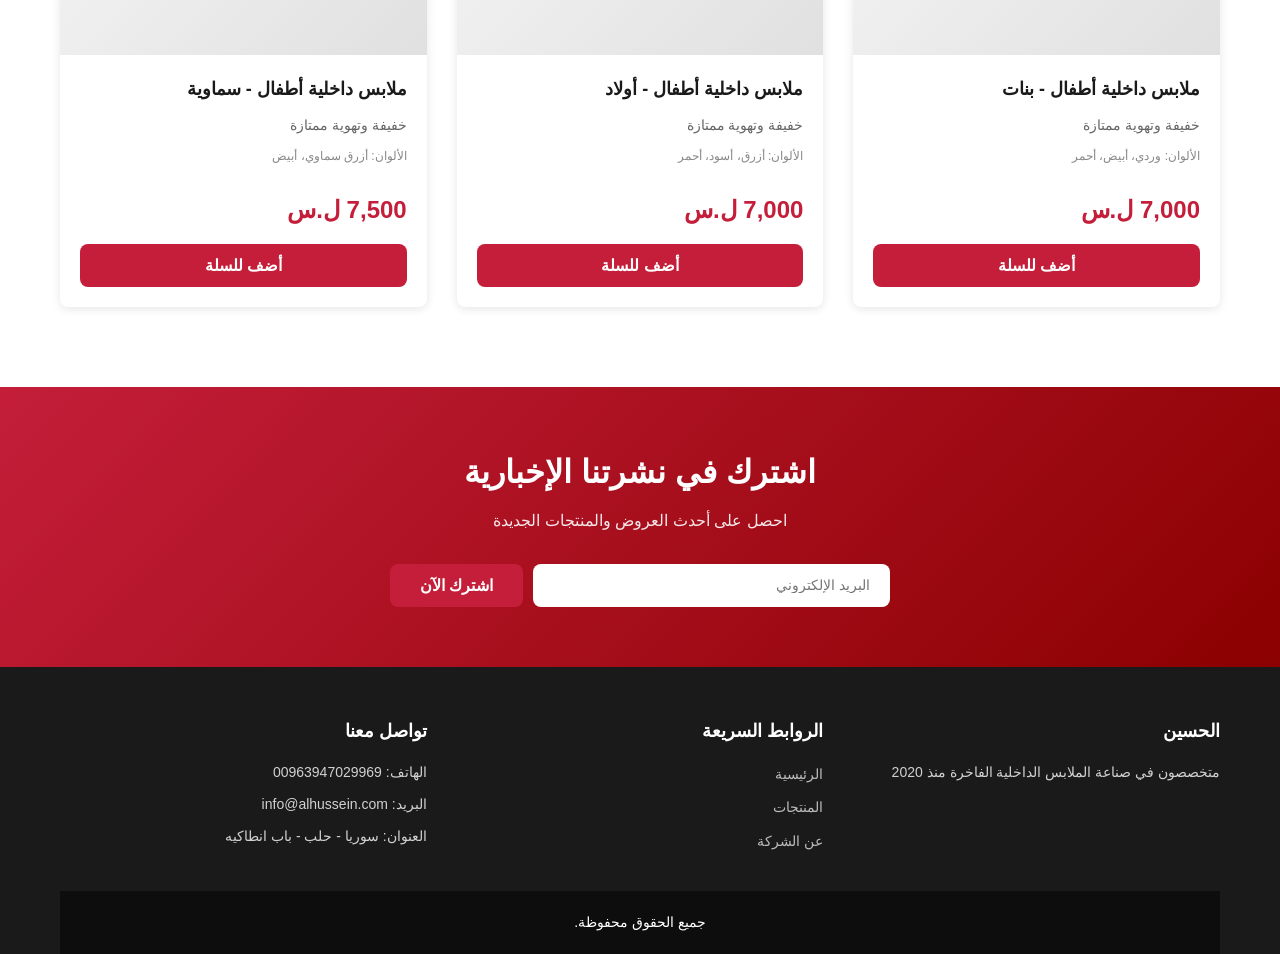
<file: products.html>
<!DOCTYPE html>
<html lang="ar" dir="rtl">
<head>
    <meta charset="UTF-8">
    <meta name="viewport" content="width=device-width, initial-scale=1.0">
    <title data-i18n-title="pageTitleProducts">المنتجات - الحسين</title>
    <link rel="stylesheet" href="css/style.css">
    <link rel="stylesheet" href="https://cdnjs.cloudflare.com/ajax/libs/font-awesome/6.0.0/css/all.min.css">
</head>
<body>
    <!-- Navigation Bar -->
    <nav class="navbar">
        <div class="container">
            <div class="logo">
                <h1 data-i18n="brandName">الحسين</h1>
                <p class="tagline" data-i18n="brandTagline">جودة وأناقة في كل التفاصيل</p>
            </div>
            <div class="nav-actions">
                <ul class="nav-links">
                    <li><a href="index.html" data-i18n="homeText">الرئيسية</a></li>
                    <li><a href="products.html" class="active" data-i18n="productsText">المنتجات</a></li>
                    <li><a href="about.html" data-i18n="aboutText">عن الشركة</a></li>
                </ul>
                <div class="settings-panel">
                    <div class="setting">
                        <label for="language-switcher" data-i18n="languageLabel">اللغة</label>
                        <select id="language-switcher">
                            <option value="ar" data-i18n="langAr">العربية</option>
                            <option value="en" data-i18n="langEn">English</option>
                        </select>
                    </div>
                    <div class="setting">
                        <label for="theme-switcher" data-i18n="themeLabel">لون الموقع</label>
                        <select id="theme-switcher">
                            <option value="default" data-i18n="defaultTheme">افتراضي</option>
                            <option value="blue" data-i18n="blueTheme">أزرق</option>
                            <option value="green" data-i18n="greenTheme">أخضر</option>
                            <option value="warm" data-i18n="warmTheme">دافئ</option>
                        </select>
                    </div>
                </div>
            </div>
        </div>
    </nav>

    <!-- Page Header -->
    <section class="page-header">
        <h1 data-i18n="pageHeaderTitle">كتالوج المنتجات</h1>
        <p data-i18n="pageHeaderText">استكشف مجموعتنا الكاملة من الملابس الداخلية الفاخرة</p>
    </section>

    <!-- Products Section -->
    <section class="products-section">
        <div class="container">
            <!-- Filter -->
            <div class="filter-section">
                <label for="category-filter" data-i18n="filterLabel">الفئة:</label>
                <select id="category-filter">
                    <option value="all" data-i18n="allCategories">جميع الفئات</option>
                    <option value="men" data-i18n="menCategory">رجالي</option>
                    <option value="women" data-i18n="womenCategory">نسائي</option>
                    <option value="kids" data-i18n="kidsCategory">أطفال</option>
                </select>
            </div>

            <!-- Products Grid -->
            <div class="products-grid large">
                <!-- Men's Products -->
                <div class="product-card" data-category="men">
                    <div class="product-image">
                        <i class="fas fa-shirt"></i>
                    </div>
                    <h3 data-i18n="productClassicTitle">ملابس داخلية رجالية - كلاسيكية</h3>
                    <p data-i18n="productDetailsClassic">مصنوعة من 100% قطن طبيعي</p>
                    <div class="product-details">
                        <span class="color" data-i18n="productColorsMenClassic">الألوان: أسود، أبيض، أحمر</span>
                    </div>
                    <div class="price">10,000 ل.س</div>
                    <button class="btn btn-primary add-to-cart" data-i18n="addToCart">أضف للسلة</button>
                </div>

                <div class="product-card" data-category="men">
                    <div class="product-image">
                        <i class="fas fa-tshirt"></i>
                    </div>
                    <h3 data-i18n="productLuxuryTitle">ملابس داخلية رجالية - فاخرة</h3>
                    <p data-i18n="productDetailsLuxury">تصميم عصري مع خيوط مرنة</p>
                    <div class="product-details">
                        <span class="color" data-i18n="productColorsMenLuxury">الألوان: رمادي، أزرق، بني</span>
                    </div>
                    <div class="price">14,000 ل.س</div>
                    <button class="btn btn-primary add-to-cart" data-i18n="addToCart">أضف للسلة</button>
                </div>

                <div class="product-card" data-category="men">
                    <div class="product-image">
                        <i class="fas fa-shirt"></i>
                    </div>
                    <h3 data-i18n="productSportTitle">ملابس داخلية رجالية - رياضية</h3>
                    <p data-i18n="productDetailsSport">خفيفة وتهوية ممتازة</p>
                    <div class="product-details">
                        <span class="color" data-i18n="productColorsMenSport">الألوان: أسود، أبيض، أزرق</span>
                    </div>
                    <div class="price">12,000 ل.س</div>
                    <button class="btn btn-primary add-to-cart" data-i18n="addToCart">أضف للسلة</button>
                </div>

                <!-- Women's Products -->
                <div class="product-card" data-category="women">
                    <div class="product-image">
                        <i class="fas fa-heart"></i>
                    </div>
                    <h3 data-i18n="womenElegantTitle">ملابس داخلية نسائية - أنيقة</h3>
                    <p data-i18n="productDetailsLuxury">مريحة مع تصاميم فاخرة</p>
                    <div class="product-details">
                        <span class="color" data-i18n="productColorsWomenElegant">الألوان: وردي، أحمر، أسود</span>
                    </div>
                    <div class="price">12,000 ل.س</div>
                    <button class="btn btn-primary add-to-cart" data-i18n="addToCart">أضف للسلة</button>
                </div>

                <div class="product-card" data-category="women">
                    <div class="product-image">
                        <i class="fas fa-crown"></i>
                    </div>
                    <h3 data-i18n="womenRoyalTitle">ملابس داخلية نسائية - ملكية</h3>
                    <p data-i18n="productDetailsLuxury">فاخرة جداً مع تطريزات ذهبية</p>
                    <div class="product-details">
                        <span class="color" data-i18n="productColorsWomenRoyal">الألوان: أسود، ذهبي، فضي</span>
                    </div>
                    <div class="price">17,000 ل.س</div>
                    <button class="btn btn-primary add-to-cart" data-i18n="addToCart">أضف للسلة</button>
                </div>

                <div class="product-card" data-category="women">
                    <div class="product-image">
                        <i class="fas fa-flower"></i>
                    </div>
                    <h3 data-i18n="womenFloralTitle">ملابس داخلية نسائية - زهرية</h3>
                    <p data-i18n="productDetailsLuxury">تصاميم نقشية جميلة</p>
                    <div class="product-details">
                        <span class="color" data-i18n="productColorsWomenFloral">الألوان: متعددة</span>
                    </div>
                    <div class="price">13,000 ل.س</div>
                    <button class="btn btn-primary add-to-cart" data-i18n="addToCart">أضف للسلة</button>
                </div>

                <!-- Kids Products -->
                <div class="product-card" data-category="kids">
                    <div class="product-image">
                        <i class="fas fa-baby"></i>
                    </div>
                    <h3 data-i18n="kidsGirlsTitle">ملابس داخلية أطفال - بنات</h3>
                    <p data-i18n="productDetailsSport">ناعمة وآمنة للصغار</p>
                    <div class="product-details">
                        <span class="color" data-i18n="productColorsKidsGirls">الألوان: وردي، أبيض، أحمر</span>
                    </div>
                    <div class="price">7,000 ل.س</div>
                    <button class="btn btn-primary add-to-cart" data-i18n="addToCart">أضف للسلة</button>
                </div>

                <div class="product-card" data-category="kids">
                    <div class="product-image">
                        <i class="fas fa-smile"></i>
                    </div>
                    <h3 data-i18n="kidsBoysTitle">ملابس داخلية أطفال - أولاد</h3>
                    <p data-i18n="productDetailsSport">مريحة وملونة</p>
                    <div class="product-details">
                        <span class="color" data-i18n="productColorsKidsBoys">الألوان: أزرق، أسود، أحمر</span>
                    </div>
                    <div class="price">7,000 ل.س</div>
                    <button class="btn btn-primary add-to-cart" data-i18n="addToCart">أضف للسلة</button>
                </div>

                <div class="product-card" data-category="kids">
                    <div class="product-image">
                        <i class="fas fa-cloud"></i>
                    </div>
                    <h3 data-i18n="kidsSkyTitle">ملابس داخلية أطفال - سماوية</h3>
                    <p data-i18n="productDetailsSport">مجموعة مرح للصغار</p>
                    <div class="product-details">
                        <span class="color" data-i18n="productColorsKidsSky">الألوان: أزرق سماوي، أبيض</span>
                    </div>
                    <div class="price">7,500 ل.س</div>
                    <button class="btn btn-primary add-to-cart" data-i18n="addToCart">أضف للسلة</button>
                </div>
            </div>
        </div>
    </section>

    <!-- Newsletter Section -->
    <section class="newsletter">
        <div class="container">
            <h2 data-i18n="newsletterTitle">اشترك في نشرتنا الإخبارية</h2>
            <p data-i18n="newsletterText">احصل على أحدث العروض والمنتجات الجديدة</p>
            <form class="newsletter-form">
                <input type="email" placeholder="" data-i18n="newsletterPlaceholder" required>
                <button type="submit" class="btn btn-primary" data-i18n="newsletterSubmit">اشترك الآن</button>
            </form>
        </div>
    </section>

    <!-- Footer -->
    <footer class="footer">
        <div class="container">
            <div class="footer-content">
                <div class="footer-section">
                    <h4 data-i18n="footerTitleBrand">الحسين</h4>
                    <p data-i18n="footerBrandText">متخصصون في صناعة الملابس الداخلية الفاخرة منذ 2020</p>
                </div>
                <div class="footer-section">
                    <h4 data-i18n="footerLinksTitle">الروابط السريعة</h4>
                    <ul>
                        <li><a href="index.html" data-i18n="homeText">الرئيسية</a></li>
                        <li><a href="products.html" data-i18n="productsText">المنتجات</a></li>
                        <li><a href="about.html" data-i18n="aboutText">عن الشركة</a></li>
                    </ul>
                </div>
                <div class="footer-section">
                    <h4 data-i18n="footerContactTitle">تواصل معنا</h4>
                    <p data-i18n="footerContactPhoneSyria">الهاتف: 00963947029969</p>
                    <p data-i18n="footerContactEmailSyria">البريد: info@alhussein.com</p>
                    <p data-i18n="footerContactAddressSyria">العنوان: سوريا - حلب - باب انطاكيه</p>
                </div>
            </div>
            <div class="footer-bottom">
                <p data-i18n="footerCopy">&copy; 2026 الحسين. جميع الحقوق محفوظة.</p>
            </div>
        </div>
    </footer>

    <script src="js/main.js"></script>
</body>
</html>
</file>
<file: css/style.css>
/* ============================================
   Global Styles
   ============================================ */

* {
    margin: 0;
    padding: 0;
    box-sizing: border-box;
}

:root {
    --primary-color: #c41e3a;
    --secondary-color: #8b0000;
    --light-color: #f5f5f5;
    --dark-color: #1a1a1a;
    --background-color: #ffffff;
    --border-radius: 8px;
    --box-shadow: 0 2px 10px rgba(0, 0, 0, 0.1);
}

body {
    font-family: 'Segoe UI', Tahoma, Geneva, Verdana, sans-serif;
    line-height: 1.6;
    color: #333;
    background-color: var(--background-color);
}

body.theme-default {
    --primary-color: #c41e3a;
    --secondary-color: #8b0000;
    --light-color: #f5f5f5;
    --background-color: #ffffff;
}

body.theme-blue {
    --primary-color: #1f618d;
    --secondary-color: #145a8d;
    --light-color: #eef6fb;
    --background-color: #f4f8ff;
}

body.theme-green {
    --primary-color: #1d8348;
    --secondary-color: #138d75;
    --light-color: #ecfbf5;
    --background-color: #f3fcf6;
}

body.lang-en {
    direction: ltr;
}

body.theme-warm {
    --primary-color: #b9770e;
    --secondary-color: #a04000;
    --light-color: #fff4e6;
    --background-color: #fff8f0;
}

.container {
    max-width: 1200px;
    margin: 0 auto;
    padding: 0 20px;
}

/* ============================================
   Navigation Bar
   ============================================ */

.navbar {
    background-color: var(--primary-color);
    color: white;
    padding: 20px 0;
    position: sticky;
    top: 0;
    z-index: 100;
    box-shadow: var(--box-shadow);
}

.navbar .container {
    display: flex;
    justify-content: space-between;
    align-items: center;
    flex-wrap: wrap;
    gap: 20px;
}

.logo {
    flex: 1;
}

.nav-actions {
    display: flex;
    align-items: center;
    gap: 20px;
    flex-wrap: wrap;
    justify-content: flex-end;
}

.settings-panel {
    display: flex;
    align-items: center;
    gap: 16px;
    flex-wrap: wrap;
}

.setting {
    display: flex;
    align-items: center;
    gap: 8px;
    color: white;
}

.setting label {
    color: white;
    font-size: 14px;
    white-space: nowrap;
}

.settings-panel select {
    border-radius: var(--border-radius);
    border: 1px solid rgba(255, 255, 255, 0.45);
    background-color: rgba(255, 255, 255, 0.12);
    color: white;
    padding: 8px 10px;
    min-width: 120px;
}

.settings-panel select option {
    color: #333;
}

.logo h1 {
    font-size: 28px;
    margin-bottom: 5px;
}

.logo .tagline {
    font-size: 12px;
    opacity: 0.9;
}

.nav-links {
    display: flex;
    list-style: none;
    gap: 30px;
}

.nav-links a {
    color: white;
    text-decoration: none;
    font-size: 16px;
    transition: opacity 0.3s;
    position: relative;
}

.nav-links a:hover,
.nav-links a.active {
    opacity: 0.8;
    border-bottom: 2px solid white;
    padding-bottom: 5px;
}

/* ============================================
   Buttons
   ============================================ */

.btn {
    padding: 12px 30px;
    border: none;
    border-radius: var(--border-radius);
    cursor: pointer;
    font-size: 16px;
    transition: all 0.3s;
    text-decoration: none;
    display: inline-block;
    font-weight: 600;
}

.btn-primary {
    background-color: var(--primary-color);
    color: white;
}

.btn-primary:hover {
    background-color: var(--secondary-color);
    transform: translateY(-2px);
    box-shadow: 0 5px 15px rgba(196, 30, 58, 0.3);
}

.btn-secondary {
    background-color: transparent;
    color: var(--primary-color);
    border: 2px solid var(--primary-color);
}

.btn-secondary:hover {
    background-color: var(--primary-color);
    color: white;
}

/* ============================================
   Hero Section
   ============================================ */

.hero {
    background: linear-gradient(135deg, var(--primary-color), var(--secondary-color));
    color: white;
    padding: 100px 0;
    min-height: 500px;
    display: flex;
    align-items: center;
    justify-content: center;
}

.hero-content {
    display: flex;
    align-items: center;
    justify-content: space-between;
    gap: 40px;
    width: 100%;
    max-width: 1100px;
}

.hero-text {
    max-width: 540px;
}

.hero-content h2 {
    font-size: 48px;
    margin-bottom: 20px;
    text-shadow: 2px 2px 4px rgba(0, 0, 0, 0.3);
}

.hero-content p {
    font-size: 20px;
    margin-bottom: 30px;
    opacity: 0.95;
}

.hero-image-wrapper {
    max-width: 420px;
    width: 100%;
}

.hero-image {
    width: 100%;
    height: auto;
    border-radius: 24px;
    display: block;
    box-shadow: 0 20px 40px rgba(0, 0, 0, 0.2);
}

.hero-content .btn {
    margin-top: 20px;
}

@media (max-width: 900px) {
    .hero-content {
        flex-direction: column;
        text-align: center;
    }

    .hero-text {
        max-width: 100%;
    }

    .hero-image-wrapper {
        max-width: 100%;
    }
}

/* ============================================
   Page Header
   ============================================ */

.page-header {
    background: linear-gradient(135deg, var(--primary-color), var(--secondary-color));
    color: white;
    padding: 60px 0;
    text-align: center;
}

.page-header h1 {
    font-size: 40px;
    margin-bottom: 10px;
}

.page-header p {
    font-size: 18px;
    opacity: 0.9;
}

/* ============================================
   Features Section
   ============================================ */

.features {
    padding: 80px 0;
    background-color: var(--light-color);
}

.features h2 {
    text-align: center;
    font-size: 36px;
    margin-bottom: 50px;
    color: var(--dark-color);
}

.features-grid {
    display: grid;
    grid-template-columns: repeat(auto-fit, minmax(250px, 1fr));
    gap: 30px;
}

.feature-card {
    background: white;
    padding: 30px;
    border-radius: var(--border-radius);
    text-align: center;
    box-shadow: var(--box-shadow);
    transition: transform 0.3s, box-shadow 0.3s;
}

.feature-card:hover {
    transform: translateY(-10px);
    box-shadow: 0 10px 25px rgba(0, 0, 0, 0.15);
}

.feature-card i {
    font-size: 40px;
    color: var(--primary-color);
    margin-bottom: 15px;
}

.feature-card h3 {
    font-size: 20px;
    margin-bottom: 10px;
    color: var(--dark-color);
}

.feature-card p {
    color: #666;
    font-size: 14px;
}

/* ============================================
   Products Grid
   ============================================ */

.featured-products,
.products-section {
    padding: 80px 0;
}

.featured-products h2,
.products-section h2 {
    text-align: center;
    font-size: 36px;
    margin-bottom: 50px;
    color: var(--dark-color);
}

.products-grid {
    display: grid;
    grid-template-columns: repeat(auto-fit, minmax(280px, 1fr));
    gap: 30px;
}

.products-grid.large {
    grid-template-columns: repeat(auto-fit, minmax(300px, 1fr));
}

.product-card {
    background: white;
    border-radius: var(--border-radius);
    overflow: hidden;
    box-shadow: var(--box-shadow);
    transition: transform 0.3s, box-shadow 0.3s;
}

.product-card:hover {
    transform: translateY(-10px);
    box-shadow: 0 10px 25px rgba(0, 0, 0, 0.15);
}

.product-image {
    background: linear-gradient(135deg, var(--light-color), #e0e0e0);
    height: 200px;
    display: flex;
    align-items: center;
    justify-content: center;
    font-size: 80px;
    color: var(--primary-color);
}

.product-card h3 {
    padding: 20px 20px 10px;
    font-size: 18px;
    color: var(--dark-color);
}

.product-card p {
    padding: 0 20px;
    color: #666;
    font-size: 14px;
}

.product-details {
    padding: 10px 20px;
    font-size: 12px;
    color: #888;
}

.price {
    padding: 15px 20px;
    font-size: 24px;
    color: var(--primary-color);
    font-weight: bold;
}

.product-card .btn {
    width: calc(100% - 40px);
    margin: 0 20px 20px;
    text-align: center;
}

/* ============================================
   Statistics Section
   ============================================ */

.stats {
    background: linear-gradient(135deg, var(--primary-color), var(--secondary-color));
    color: white;
    padding: 60px 0;
}

.stats .container {
    display: grid;
    grid-template-columns: repeat(auto-fit, minmax(200px, 1fr));
    gap: 30px;
    text-align: center;
}

.stat h3 {
    font-size: 40px;
    margin-bottom: 10px;
}

.stat p {
    font-size: 18px;
    opacity: 0.9;
}

/* ============================================
   Testimonials Section
   ============================================ */

.testimonials {
    padding: 80px 0;
    background-color: var(--light-color);
}

.testimonials h2 {
    text-align: center;
    font-size: 36px;
    margin-bottom: 50px;
    color: var(--dark-color);
}

.testimonials-grid {
    display: grid;
    grid-template-columns: repeat(auto-fit, minmax(300px, 1fr));
    gap: 30px;
}

.testimonial-card {
    background: white;
    padding: 30px;
    border-radius: var(--border-radius);
    box-shadow: var(--box-shadow);
}

.stars {
    color: #ffc107;
    font-size: 18px;
    margin-bottom: 15px;
}

.testimonial-card p {
    margin-bottom: 15px;
    color: #555;
    font-size: 14px;
}

.testimonial-card .author {
    color: var(--primary-color);
    font-weight: bold;
    font-size: 14px;
}

/* ============================================
   Footer
   ============================================ */

.footer {
    background-color: var(--dark-color);
    color: white;
    padding: 50px 0 0;
}

.footer-content {
    display: grid;
    grid-template-columns: repeat(auto-fit, minmax(250px, 1fr));
    gap: 30px;
    margin-bottom: 30px;
}

.footer-section h4 {
    margin-bottom: 15px;
    font-size: 18px;
}

.footer-section p {
    margin-bottom: 10px;
    opacity: 0.8;
    font-size: 14px;
}

.footer-section ul {
    list-style: none;
}

.footer-section ul li {
    margin-bottom: 8px;
}

.footer-section ul li a {
    color: #bbb;
    text-decoration: none;
    transition: color 0.3s;
    font-size: 14px;
}

.footer-section ul li a:hover {
    color: white;
}

.social-links {
    display: flex;
    gap: 15px;
}

.social-links a {
    color: white;
    font-size: 20px;
    transition: color 0.3s;
}

.social-links a:hover {
    color: var(--primary-color);
}

.footer-bottom {
    background-color: rgba(0, 0, 0, 0.5);
    padding: 20px 0;
    text-align: center;
    font-size: 14px;
}

/* ============================================
   About Section
   ============================================ */

.about-section {
    padding: 80px 0;
}

.about-content {
    display: grid;
    grid-template-columns: 1fr 1fr;
    gap: 50px;
    align-items: center;
}

.about-text h2 {
    font-size: 32px;
    margin-bottom: 20px;
    color: var(--dark-color);
}

.about-text p {
    margin-bottom: 15px;
    line-height: 1.8;
    color: #555;
}

.about-image {
    font-size: 200px;
    color: var(--primary-color);
    opacity: 0.3;
    text-align: center;
}

/* ============================================
   Mission & Vision Section
   ============================================ */

.mission-vision {
    display: grid;
    grid-template-columns: repeat(auto-fit, minmax(300px, 1fr));
    gap: 30px;
    padding: 60px 0;
    background-color: var(--light-color);
}

.mission,
.vision,
.values {
    text-align: center;
    padding: 30px;
    background: white;
    border-radius: var(--border-radius);
    box-shadow: var(--box-shadow);
}

.mission i,
.vision i,
.values i {
    font-size: 50px;
    color: var(--primary-color);
    margin-bottom: 15px;
}

.mission h3,
.vision h3,
.values h3 {
    font-size: 22px;
    margin-bottom: 10px;
    color: var(--dark-color);
}

/* ============================================
   Why Choose Section
   ============================================ */

.why-choose {
    padding: 80px 0;
}

.why-choose h2 {
    text-align: center;
    font-size: 36px;
    margin-bottom: 50px;
    color: var(--dark-color);
}

.reasons-grid {
    display: grid;
    grid-template-columns: repeat(auto-fit, minmax(280px, 1fr));
    gap: 30px;
}

.reason {
    text-align: center;
    padding: 30px;
    background-color: var(--light-color);
    border-radius: var(--border-radius);
    transition: transform 0.3s;
}

.reason:hover {
    transform: translateY(-5px);
}

.reason i {
    font-size: 40px;
    color: var(--primary-color);
    margin-bottom: 15px;
}

.reason h3 {
    font-size: 20px;
    margin-bottom: 10px;
    color: var(--dark-color);
}

.reason p {
    color: #666;
    font-size: 14px;
}

/* ============================================
   Timeline Section
   ============================================ */

.timeline {
    padding: 80px 0;
    background-color: var(--light-color);
}

.timeline h2 {
    text-align: center;
    font-size: 36px;
    margin-bottom: 50px;
    color: var(--dark-color);
}

.timeline-content {
    display: grid;
    grid-template-columns: repeat(auto-fit, minmax(200px, 1fr));
    gap: 20px;
}

.timeline-item {
    background: white;
    padding: 30px;
    text-align: center;
    border-radius: var(--border-radius);
    box-shadow: var(--box-shadow);
    border-top: 4px solid var(--primary-color);
}

.timeline-item h3 {
    font-size: 24px;
    color: var(--primary-color);
    margin-bottom: 10px;
    font-weight: bold;
}

.timeline-item p {
    color: #555;
    font-size: 14px;
}

/* ============================================
   Team Section
   ============================================ */

.team {
    padding: 80px 0;
}

.team h2 {
    text-align: center;
    font-size: 36px;
    margin-bottom: 50px;
    color: var(--dark-color);
}

.team-grid {
    display: grid;
    grid-template-columns: repeat(auto-fit, minmax(250px, 1fr));
    gap: 30px;
}

.team-member {
    text-align: center;
    padding: 30px;
    background-color: var(--light-color);
    border-radius: var(--border-radius);
    transition: transform 0.3s;
}

.team-member:hover {
    transform: translateY(-5px);
}

.team-member i {
    font-size: 60px;
    color: var(--primary-color);
    margin-bottom: 15px;
}

.team-member h3 {
    font-size: 20px;
    color: var(--dark-color);
    margin-bottom: 5px;
}

.team-member p {
    color: var(--primary-color);
    font-weight: bold;
    margin-bottom: 10px;
}

.team-member .description {
    color: #666;
    font-size: 14px;
    font-weight: normal;
}

/* ============================================
   Contact Section
   ============================================ */

.contact-section {
    padding: 80px 0;
}

.contact-content {
    display: grid;
    grid-template-columns: 1fr 1fr;
    gap: 50px;
}

.contact-form-wrapper h2,
.contact-info-wrapper h2 {
    font-size: 28px;
    margin-bottom: 30px;
    color: var(--dark-color);
}

/* Contact Form */

.contact-form {
    display: flex;
    flex-direction: column;
    gap: 20px;
}

.form-group {
    display: flex;
    flex-direction: column;
}

.form-group label {
    margin-bottom: 8px;
    font-weight: 600;
    color: var(--dark-color);
}

.form-group input,
.form-group select,
.form-group textarea {
    padding: 12px;
    border: 1px solid #ddd;
    border-radius: var(--border-radius);
    font-size: 14px;
    font-family: inherit;
    transition: border-color 0.3s;
}

.form-group input:focus,
.form-group select:focus,
.form-group textarea:focus {
    outline: none;
    border-color: var(--primary-color);
}

.form-message {
    padding: 15px;
    margin-top: 10px;
    border-radius: var(--border-radius);
    display: none;
}

.form-message.success {
    display: block;
    background-color: #d4edda;
    color: #155724;
    border: 1px solid #c3e6cb;
}

.form-message.error {
    display: block;
    background-color: #f8d7da;
    color: #721c24;
    border: 1px solid #f5c6cb;
}

/* Contact Info */

.contact-info {
    display: flex;
    gap: 20px;
    margin-bottom: 25px;
    padding-bottom: 25px;
    border-bottom: 1px solid #eee;
}

.contact-info i {
    font-size: 30px;
    color: var(--primary-color);
    min-width: 40px;
}

.contact-info h4 {
    font-size: 18px;
    margin-bottom: 5px;
    color: var(--dark-color);
}

.contact-info p {
    color: #666;
    font-size: 14px;
    margin-bottom: 3px;
}

.social-section h4 {
    font-size: 18px;
    margin-bottom: 15px;
    color: var(--dark-color);
}

.social-links-large {
    display: flex;
    flex-direction: column;
    gap: 10px;
}

.social-links-large a {
    display: flex;
    align-items: center;
    gap: 10px;
    padding: 12px;
    background-color: var(--light-color);
    color: var(--primary-color);
    text-decoration: none;
    border-radius: var(--border-radius);
    transition: all 0.3s;
    font-weight: 600;
}

.social-links-large a:hover {
    background-color: var(--primary-color);
    color: white;
}

.social-links-large a i {
    font-size: 20px;
}

/* ============================================
   Filter Section
   ============================================ */

.filter-section {
    margin-bottom: 40px;
    display: flex;
    gap: 15px;
    align-items: center;
}

.filter-section label {
    font-weight: 600;
    color: var(--dark-color);
}

.filter-section select {
    padding: 10px 15px;
    border: 1px solid #ddd;
    border-radius: var(--border-radius);
    font-size: 14px;
    cursor: pointer;
}

/* ============================================
   Newsletter Section
   ============================================ */

.newsletter {
    background: linear-gradient(135deg, var(--primary-color), var(--secondary-color));
    color: white;
    padding: 60px 0;
    text-align: center;
}

.newsletter h2 {
    font-size: 32px;
    margin-bottom: 10px;
}

.newsletter p {
    font-size: 16px;
    margin-bottom: 30px;
    opacity: 0.9;
}

.newsletter-form {
    display: flex;
    gap: 10px;
    max-width: 500px;
    margin: 0 auto;
    flex-wrap: wrap;
    justify-content: center;
}

.newsletter-form input {
    flex: 1;
    min-width: 200px;
    padding: 12px 20px;
    border: none;
    border-radius: var(--border-radius);
    font-size: 14px;
}

/* ============================================
   FAQ Section
   ============================================ */

.faq {
    padding: 80px 0;
    background-color: var(--light-color);
}

.faq h2 {
    text-align: center;
    font-size: 36px;
    margin-bottom: 50px;
    color: var(--dark-color);
}

.faq-items {
    max-width: 800px;
    margin: 0 auto;
}

.faq-item {
    background: white;
    margin-bottom: 20px;
    border-radius: var(--border-radius);
    overflow: hidden;
    box-shadow: var(--box-shadow);
}

.faq-question {
    padding: 20px;
    background-color: #f9f9f9;
    cursor: pointer;
    display: flex;
    align-items: center;
    gap: 15px;
    transition: background-color 0.3s;
    font-size: 18px;
    color: var(--dark-color);
}

.faq-question:hover {
    background-color: #f0f0f0;
}

.faq-question i {
    transition: transform 0.3s;
    min-width: 20px;
}

.faq-question.active i {
    transform: rotate(180deg);
}

.faq-answer {
    padding: 20px;
    color: #666;
    font-size: 14px;
    display: none;
    line-height: 1.8;
}

.faq-answer.active {
    display: block;
}

/* ============================================
   Responsive Design
   ============================================ */

@media (max-width: 768px) {
    .nav-links {
        flex-direction: column;
        gap: 15px;
    }

    .navbar .container {
        flex-direction: column;
        text-align: center;
    }

    .hero-content h2 {
        font-size: 32px;
    }

    .hero-content p {
        font-size: 16px;
    }

    .about-content,
    .contact-content {
        grid-template-columns: 1fr;
    }

    .products-grid,
    .products-grid.large {
        grid-template-columns: repeat(auto-fit, minmax(200px, 1fr));
    }

    .page-header h1 {
        font-size: 28px;
    }

    .newsletter-form {
        flex-direction: column;
    }

    .newsletter-form input,
    .newsletter-form button {
        width: 100%;
    }

    .filter-section {
        flex-direction: column;
        align-items: flex-start;
    }
}

@media (max-width: 480px) {
    .logo h1 {
        font-size: 20px;
    }

    .logo .tagline {
        font-size: 10px;
    }

    .hero-content h2 {
        font-size: 24px;
    }

    .features-grid,
    .reasons-grid,
    .team-grid {
        grid-template-columns: 1fr;
    }

    .stats .container {
        grid-template-columns: repeat(2, 1fr);
    }

    .footer-content {
        grid-template-columns: 1fr;
    }
}
</file>
